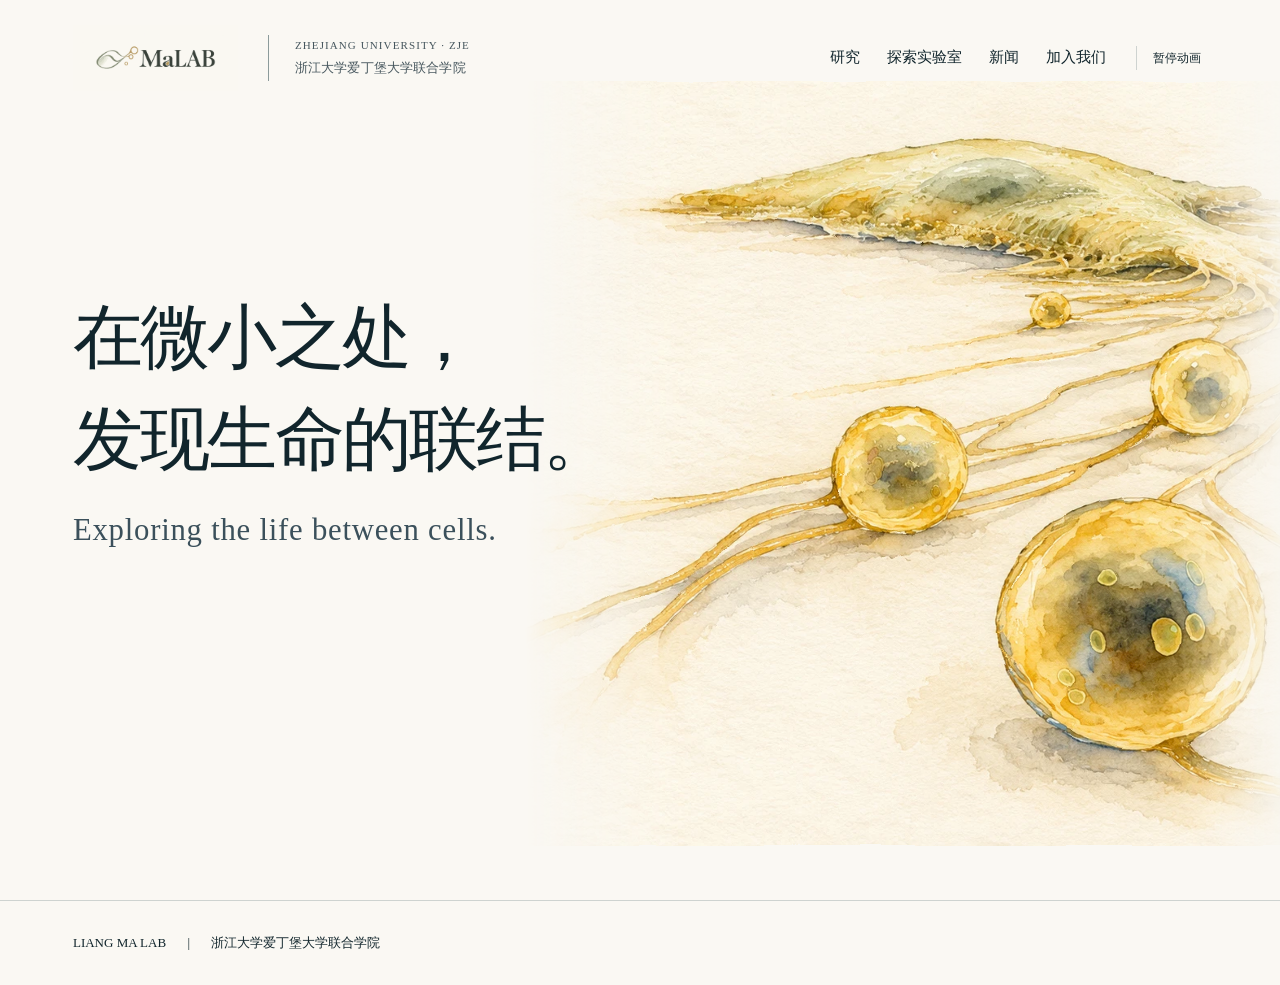
<file: index.html>
<!doctype html>
<html lang="zh-CN" class="" data-static="true"><head><meta charset="utf-8"><meta name="viewport" content="width=device-width,initial-scale=1"><meta name="theme-color" content="#faf8f3"><meta name="description" content="浙江大学爱丁堡大学联合学院马亮实验室。研究迁移体、外泌体与细胞间通讯。"><title>LIANG MA LAB · 马亮实验室</title><link rel="icon" href="data:image/svg+xml,%3Csvg xmlns='http://www.w3.org/2000/svg' viewBox='0 0 40 40'%3E%3Crect width='40' height='40' rx='20' fill='%23385150'/%3E%3Ctext x='9' y='29' font-size='27' fill='%23faf8f3' font-family='serif'%3EM%3C/text%3E%3C/svg%3E"><link rel="stylesheet" href="site.css"><script src="site.js" defer=""></script></head><body>
<svg class="filter-def" aria-hidden="true"><defs><filter id="water"><feTurbulence type="fractalNoise" baseFrequency=".008 .012" numOctaves="2" seed="6" result="noise"><animate attributeName="baseFrequency" values=".008 .012;.011 .009;.008 .012" dur="18s" repeatCount="indefinite"></animate></feTurbulence><feDisplacementMap in="SourceGraphic" in2="noise" scale="7" xChannelSelector="R" yChannelSelector="G"></feDisplacementMap></filter></defs></svg>
<header class="header"><a class="brand" href="#home" aria-label="马亮实验室首页"><img id="lab-logo" alt="马亮实验室 Logo" src="assets/53c786baf9b1db32c975.webp" decoding="async"><b hidden="">LIANG MA LAB</b><span hidden="">马 亮 实 验 室</span></a><div class="affiliation">ZHEJIANG UNIVERSITY · ZJE<br><span>浙江大学爱丁堡大学联合学院</span></div><nav aria-label="主导航"><a href="research.html">研究</a><a href="lab.html">探索实验室</a><a href="news.html">新闻</a><a href="join.html">加入我们</a></nav><button id="motion" aria-pressed="false" title="暂停水彩动画">暂停动画</button></header>
<main>
<section class="hero scene" id="home" aria-labelledby="hero-title"><div class="art hero-art custom" aria-hidden="true" style=""><div class="art-inner" style="background-image: url(&quot;assets/56bfc75cbd5f23817415.webp&quot;);"></div></div><div class="hero-copy"><span class="eyebrow">LIANG MA LAB / ZJE</span><h1 id="hero-title" data-field="headline">在微小之处，
发现生命的联结。</h1><p class="english" data-field="tagline">Exploring the life between cells.</p></div></section>
</main><footer><span>LIANG MA LAB <i>|</i> 浙江大学爱丁堡大学联合学院</span></footer>



</body></html>
</file>
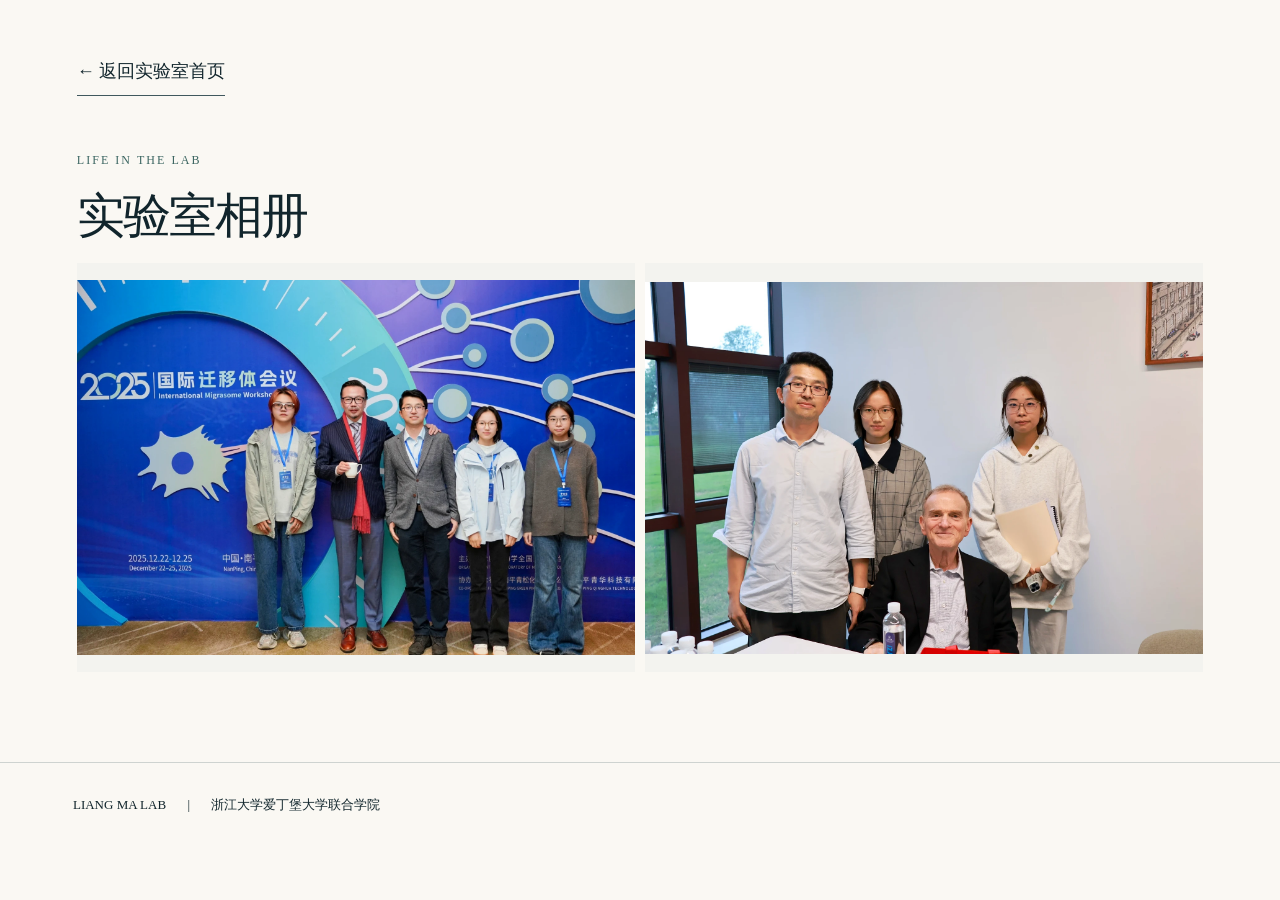
<file: album.html>
<!doctype html>
<html lang="zh-CN" class="" data-static="true"><head><meta charset="utf-8"><meta name="viewport" content="width=device-width,initial-scale=1"><meta name="theme-color" content="#faf8f3"><meta name="description" content="浙江大学爱丁堡大学联合学院马亮实验室。研究迁移体、外泌体与细胞间通讯。"><title>实验室相册 · LIANG MA LAB</title><link rel="icon" href="data:image/svg+xml,%3Csvg xmlns='http://www.w3.org/2000/svg' viewBox='0 0 40 40'%3E%3Crect width='40' height='40' rx='20' fill='%23385150'/%3E%3Ctext x='9' y='29' font-size='27' fill='%23faf8f3' font-family='serif'%3EM%3C/text%3E%3C/svg%3E"><link rel="stylesheet" href="site.css"><script src="site.js" defer=""></script></head><body class="subpage">
<svg class="filter-def" aria-hidden="true"><defs><filter id="water"><feTurbulence type="fractalNoise" baseFrequency=".008 .012" numOctaves="2" seed="6" result="noise"><animate attributeName="baseFrequency" values=".008 .012;.011 .009;.008 .012" dur="18s" repeatCount="indefinite"></animate></feTurbulence><feDisplacementMap in="SourceGraphic" in2="noise" scale="7" xChannelSelector="R" yChannelSelector="G"></feDisplacementMap></filter></defs></svg>

<main class="subpage-content" id="subpage"><a class="text-link" href="index.html">← 返回实验室首页</a><p class="eyebrow">LIFE IN THE LAB</p><h1>实验室相册</h1><div class="album-grid"><button class="album-photo" type="button" aria-label="查看相册照片 1 大图"><img src="assets/b1fb17831550faf08cd5.webp" alt="实验室相册 1" loading="lazy" decoding="async"></button><button class="album-photo" type="button" aria-label="查看相册照片 2 大图"><img src="assets/b1a89b390fd8093ea234.webp" alt="实验室相册 2" loading="lazy" decoding="async"></button></div></main><footer><span>LIANG MA LAB <i>|</i> 浙江大学爱丁堡大学联合学院</span></footer>



</body></html>
</file>
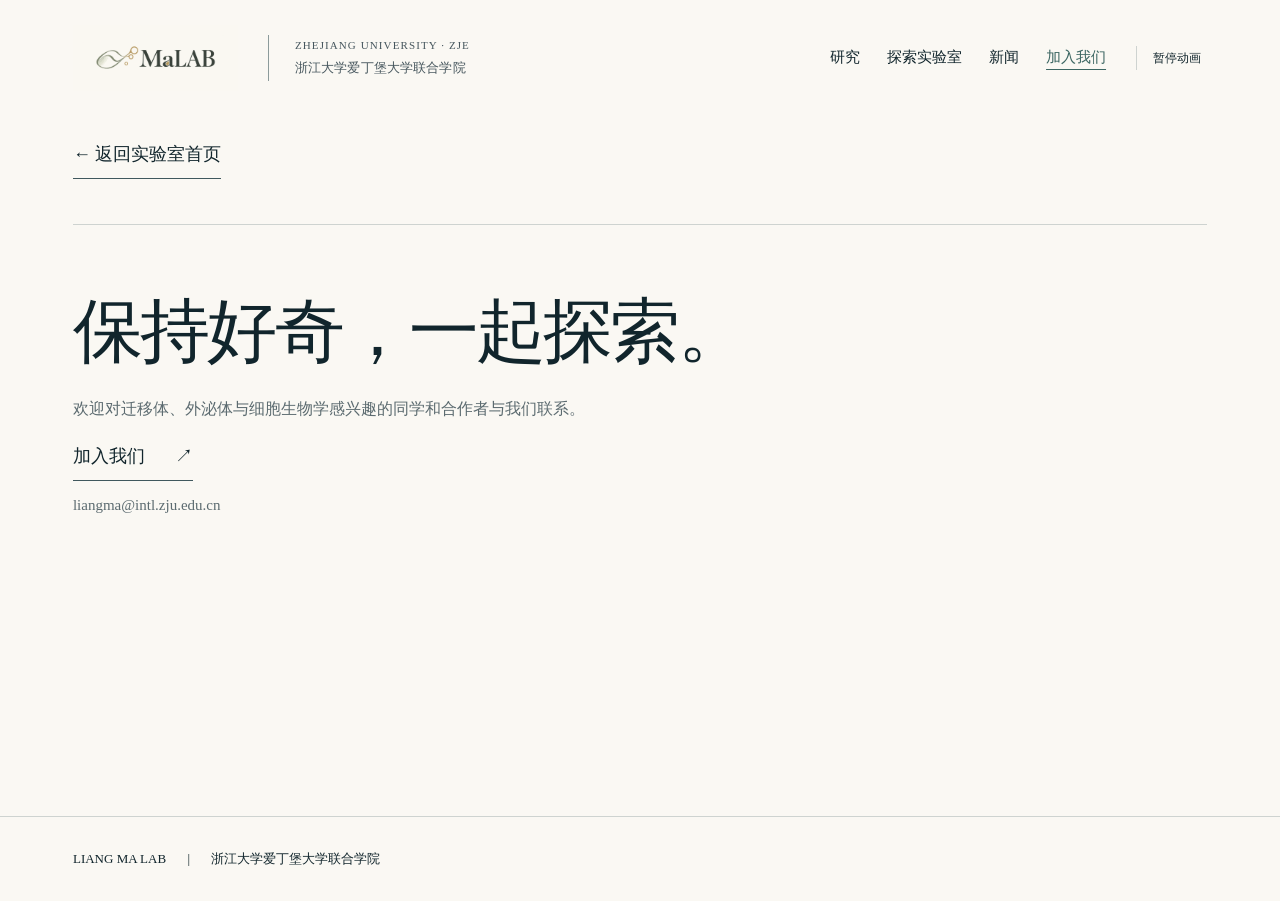
<file: join.html>
<!doctype html>
<html lang="zh-CN" class="" data-static="true"><head><meta charset="utf-8"><meta name="viewport" content="width=device-width,initial-scale=1"><meta name="theme-color" content="#faf8f3"><meta name="description" content="浙江大学爱丁堡大学联合学院马亮实验室。研究迁移体、外泌体与细胞间通讯。"><title>加入我们 · LIANG MA LAB</title><link rel="icon" href="data:image/svg+xml,%3Csvg xmlns='http://www.w3.org/2000/svg' viewBox='0 0 40 40'%3E%3Crect width='40' height='40' rx='20' fill='%23385150'/%3E%3Ctext x='9' y='29' font-size='27' fill='%23faf8f3' font-family='serif'%3EM%3C/text%3E%3C/svg%3E"><link rel="stylesheet" href="site.css"><script src="site.js" defer=""></script></head><body class="topic-page">
<svg class="filter-def" aria-hidden="true"><defs><filter id="water"><feTurbulence type="fractalNoise" baseFrequency=".008 .012" numOctaves="2" seed="6" result="noise"><animate attributeName="baseFrequency" values=".008 .012;.011 .009;.008 .012" dur="18s" repeatCount="indefinite"></animate></feTurbulence><feDisplacementMap in="SourceGraphic" in2="noise" scale="7" xChannelSelector="R" yChannelSelector="G"></feDisplacementMap></filter></defs></svg>
<header class="header"><a class="brand" href="index.html" aria-label="马亮实验室首页"><img id="lab-logo" alt="马亮实验室 Logo" src="assets/53c786baf9b1db32c975.webp" decoding="async"><b hidden="">LIANG MA LAB</b><span hidden="">马 亮 实 验 室</span></a><div class="affiliation">ZHEJIANG UNIVERSITY · ZJE<br><span>浙江大学爱丁堡大学联合学院</span></div><nav aria-label="主导航"><a href="research.html">研究</a><a href="lab.html">探索实验室</a><a href="news.html">新闻</a><a href="join.html" aria-current="page">加入我们</a></nav><button id="motion" aria-pressed="false" title="暂停水彩动画">暂停动画</button></header>
<main><a class="text-link topic-back" href="index.html">← 返回实验室首页</a><section class="scene join-section"><div class="join reveal visible" id="join"><h1 data-field="joinTitle">保持好奇，一起探索。</h1><p data-field="joinText">欢迎对迁移体、外泌体与细胞生物学感兴趣的同学和合作者与我们联系。</p><a class="text-link" id="email" href="mailto:liangma%40intl.zju.edu.cn">加入我们 <span>↗</span></a><p class="email-address">liangma@intl.zju.edu.cn</p></div></section></main><footer><span>LIANG MA LAB <i>|</i> 浙江大学爱丁堡大学联合学院</span></footer>
</body></html>
</file>
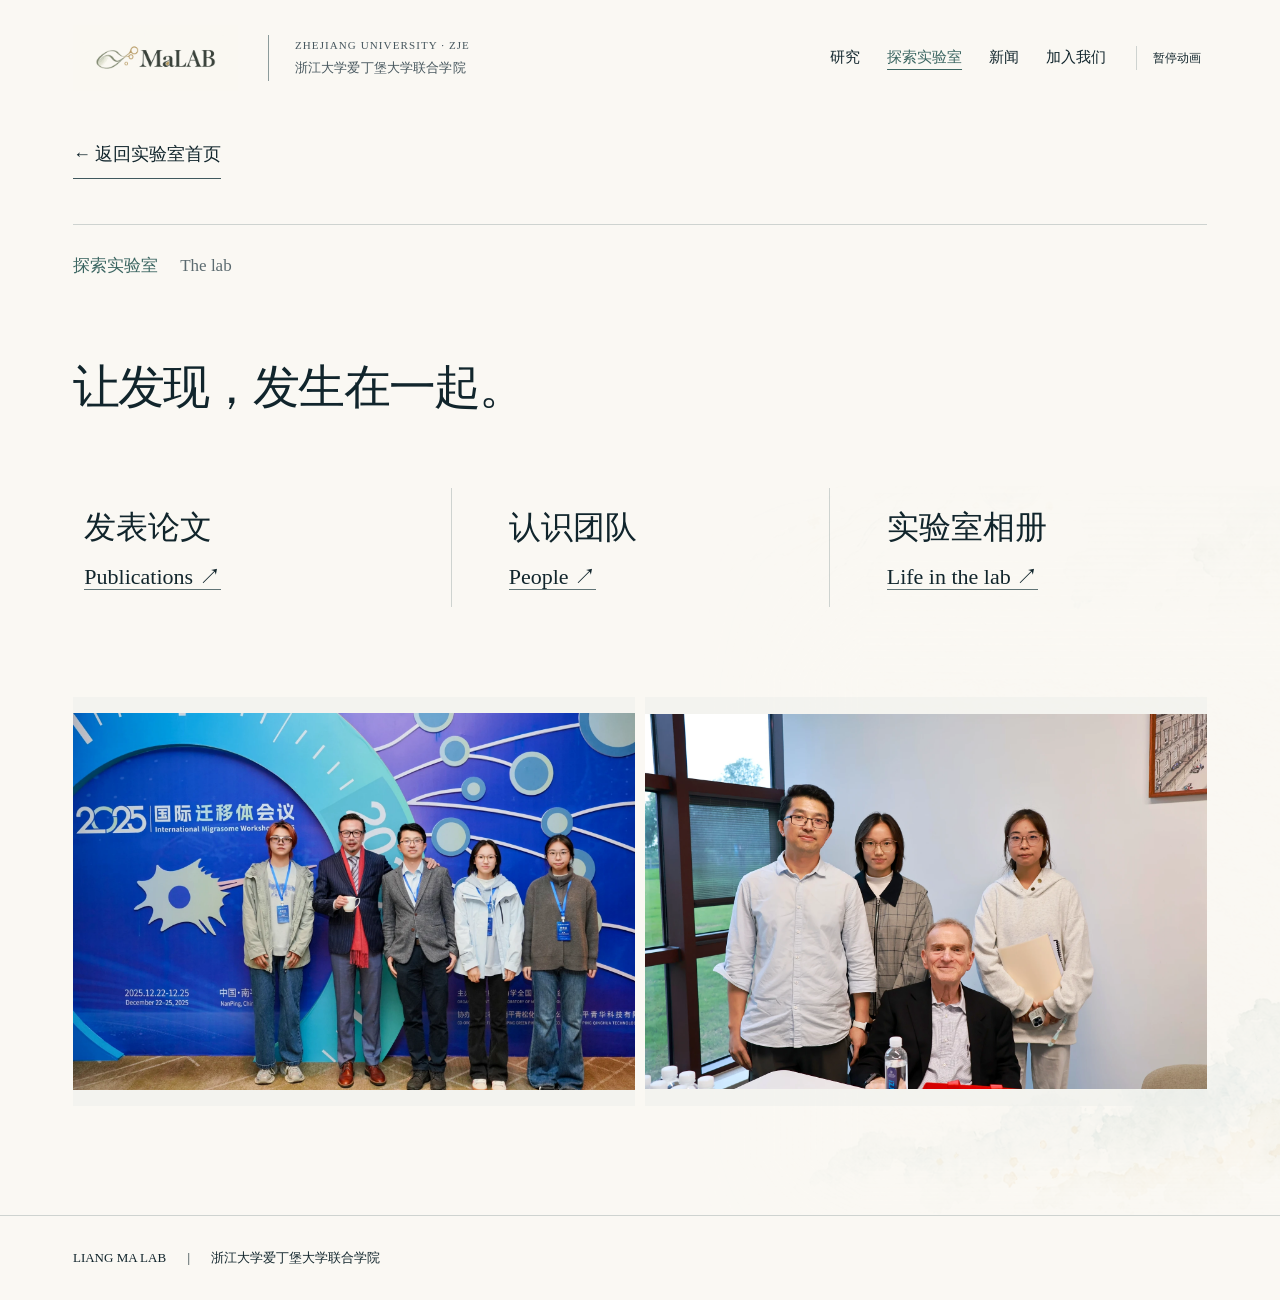
<file: lab.html>
<!doctype html>
<html lang="zh-CN" class="" data-static="true"><head><meta charset="utf-8"><meta name="viewport" content="width=device-width,initial-scale=1"><meta name="theme-color" content="#faf8f3"><meta name="description" content="浙江大学爱丁堡大学联合学院马亮实验室。研究迁移体、外泌体与细胞间通讯。"><title>探索实验室 · LIANG MA LAB</title><link rel="icon" href="data:image/svg+xml,%3Csvg xmlns='http://www.w3.org/2000/svg' viewBox='0 0 40 40'%3E%3Crect width='40' height='40' rx='20' fill='%23385150'/%3E%3Ctext x='9' y='29' font-size='27' fill='%23faf8f3' font-family='serif'%3EM%3C/text%3E%3C/svg%3E"><link rel="stylesheet" href="site.css"><script src="site.js" defer=""></script></head><body class="topic-page">
<svg class="filter-def" aria-hidden="true"><defs><filter id="water"><feTurbulence type="fractalNoise" baseFrequency=".008 .012" numOctaves="2" seed="6" result="noise"><animate attributeName="baseFrequency" values=".008 .012;.011 .009;.008 .012" dur="18s" repeatCount="indefinite"></animate></feTurbulence><feDisplacementMap in="SourceGraphic" in2="noise" scale="7" xChannelSelector="R" yChannelSelector="G"></feDisplacementMap></filter></defs></svg>
<header class="header"><a class="brand" href="index.html" aria-label="马亮实验室首页"><img id="lab-logo" alt="马亮实验室 Logo" src="assets/53c786baf9b1db32c975.webp" decoding="async"><b hidden="">LIANG MA LAB</b><span hidden="">马 亮 实 验 室</span></a><div class="affiliation">ZHEJIANG UNIVERSITY · ZJE<br><span>浙江大学爱丁堡大学联合学院</span></div><nav aria-label="主导航"><a href="research.html">研究</a><a href="lab.html" aria-current="page">探索实验室</a><a href="news.html">新闻</a><a href="join.html">加入我们</a></nav><button id="motion" aria-pressed="false" title="暂停水彩动画">暂停动画</button></header>
<main><a class="text-link topic-back" href="index.html">← 返回实验室首页</a><section class="lab scene" id="lab" aria-labelledby="lab-title"><div class="wash" aria-hidden="true"></div><div class="section-label reveal visible">探索实验室 <span>The lab</span></div><h1 class="section-title reveal visible" id="lab-title" data-field="labTitle">让发现，发生在一起。</h1><div class="lab-links reveal visible"><a class="lab-link" href="publications.html"><span>发表论文</span><span>Publications ↗</span></a><a class="lab-link" href="members.html"><span>认识团队</span><span>People ↗</span></a><a class="lab-link" href="album.html"><span>实验室相册</span><span>Life in the lab ↗</span></a></div><div id="gallery" class="gallery"><button class="album-photo" type="button" aria-label="查看相册照片 1 大图"><img src="assets/b1fb17831550faf08cd5.webp" alt="实验室相册 1" loading="lazy" decoding="async"></button><button class="album-photo" type="button" aria-label="查看相册照片 2 大图"><img src="assets/b1a89b390fd8093ea234.webp" alt="实验室相册 2" loading="lazy" decoding="async"></button></div></section></main><footer><span>LIANG MA LAB <i>|</i> 浙江大学爱丁堡大学联合学院</span></footer>
</body></html>
</file>
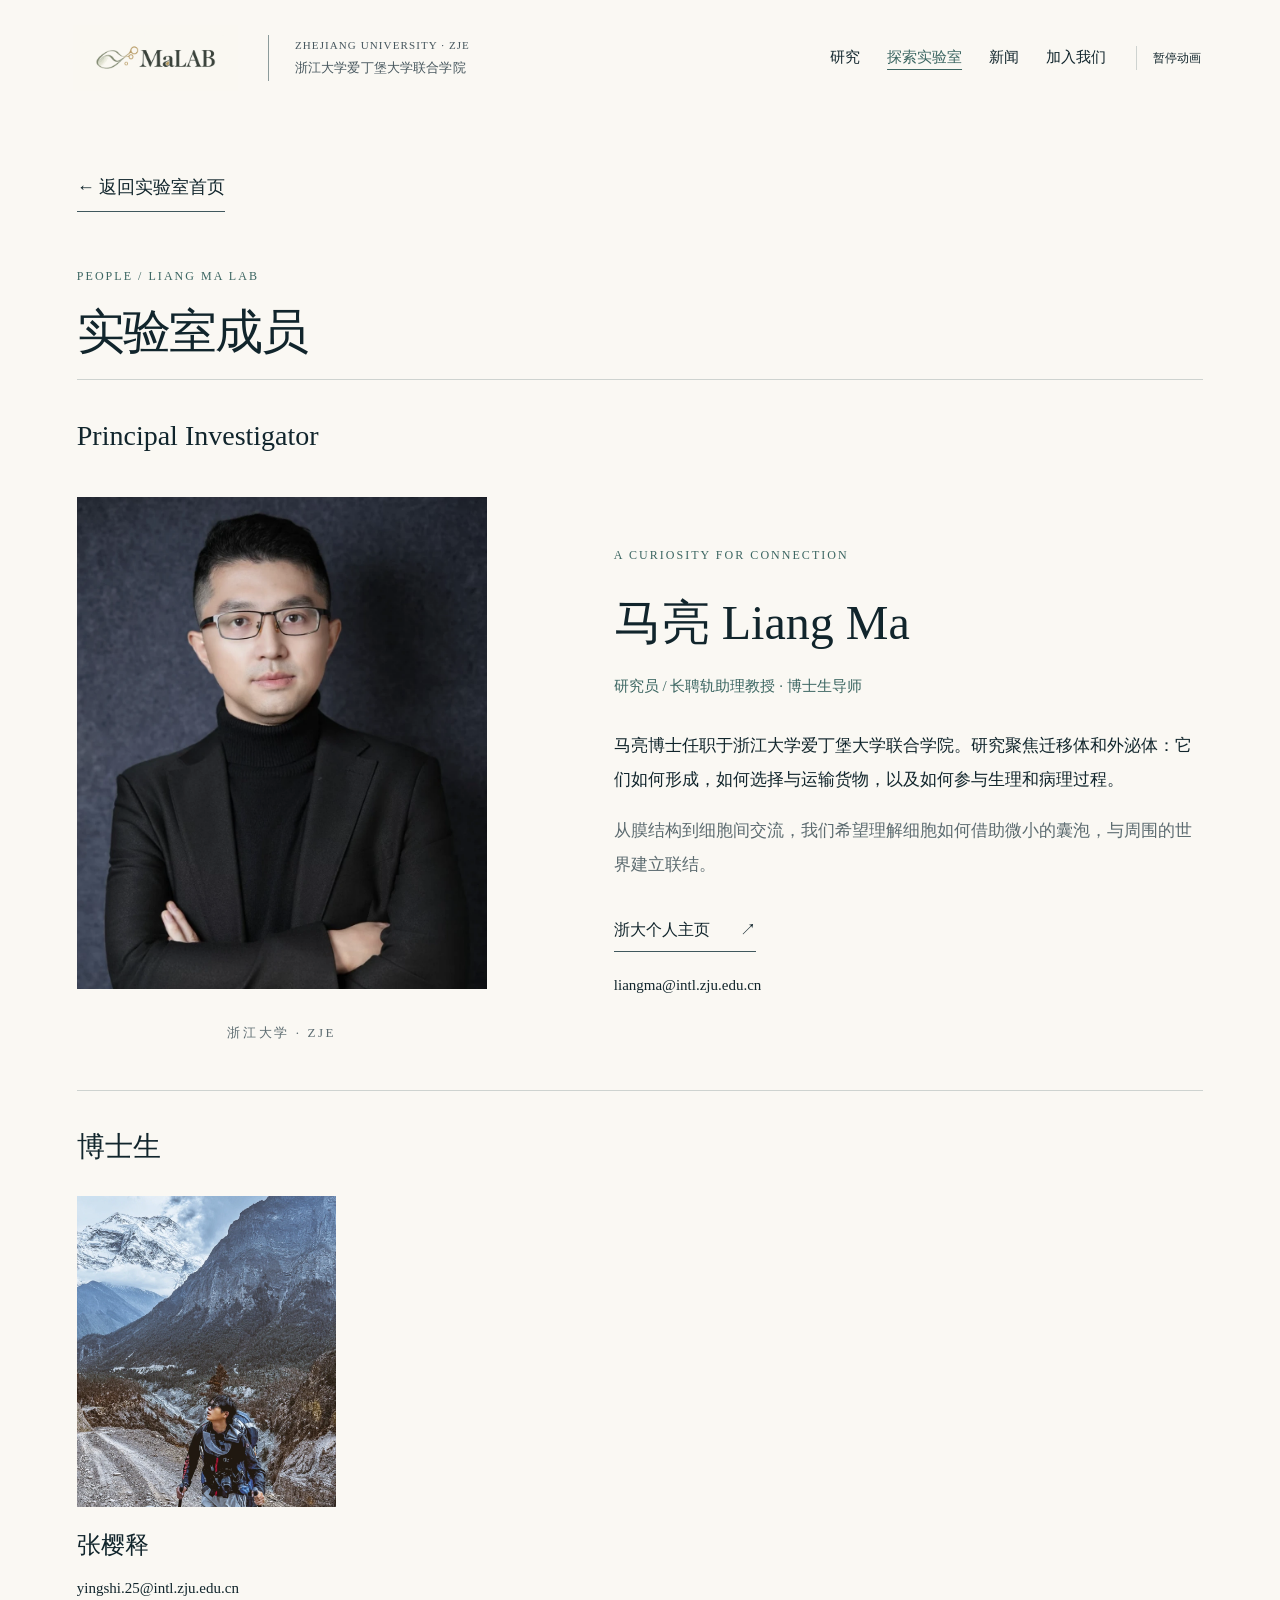
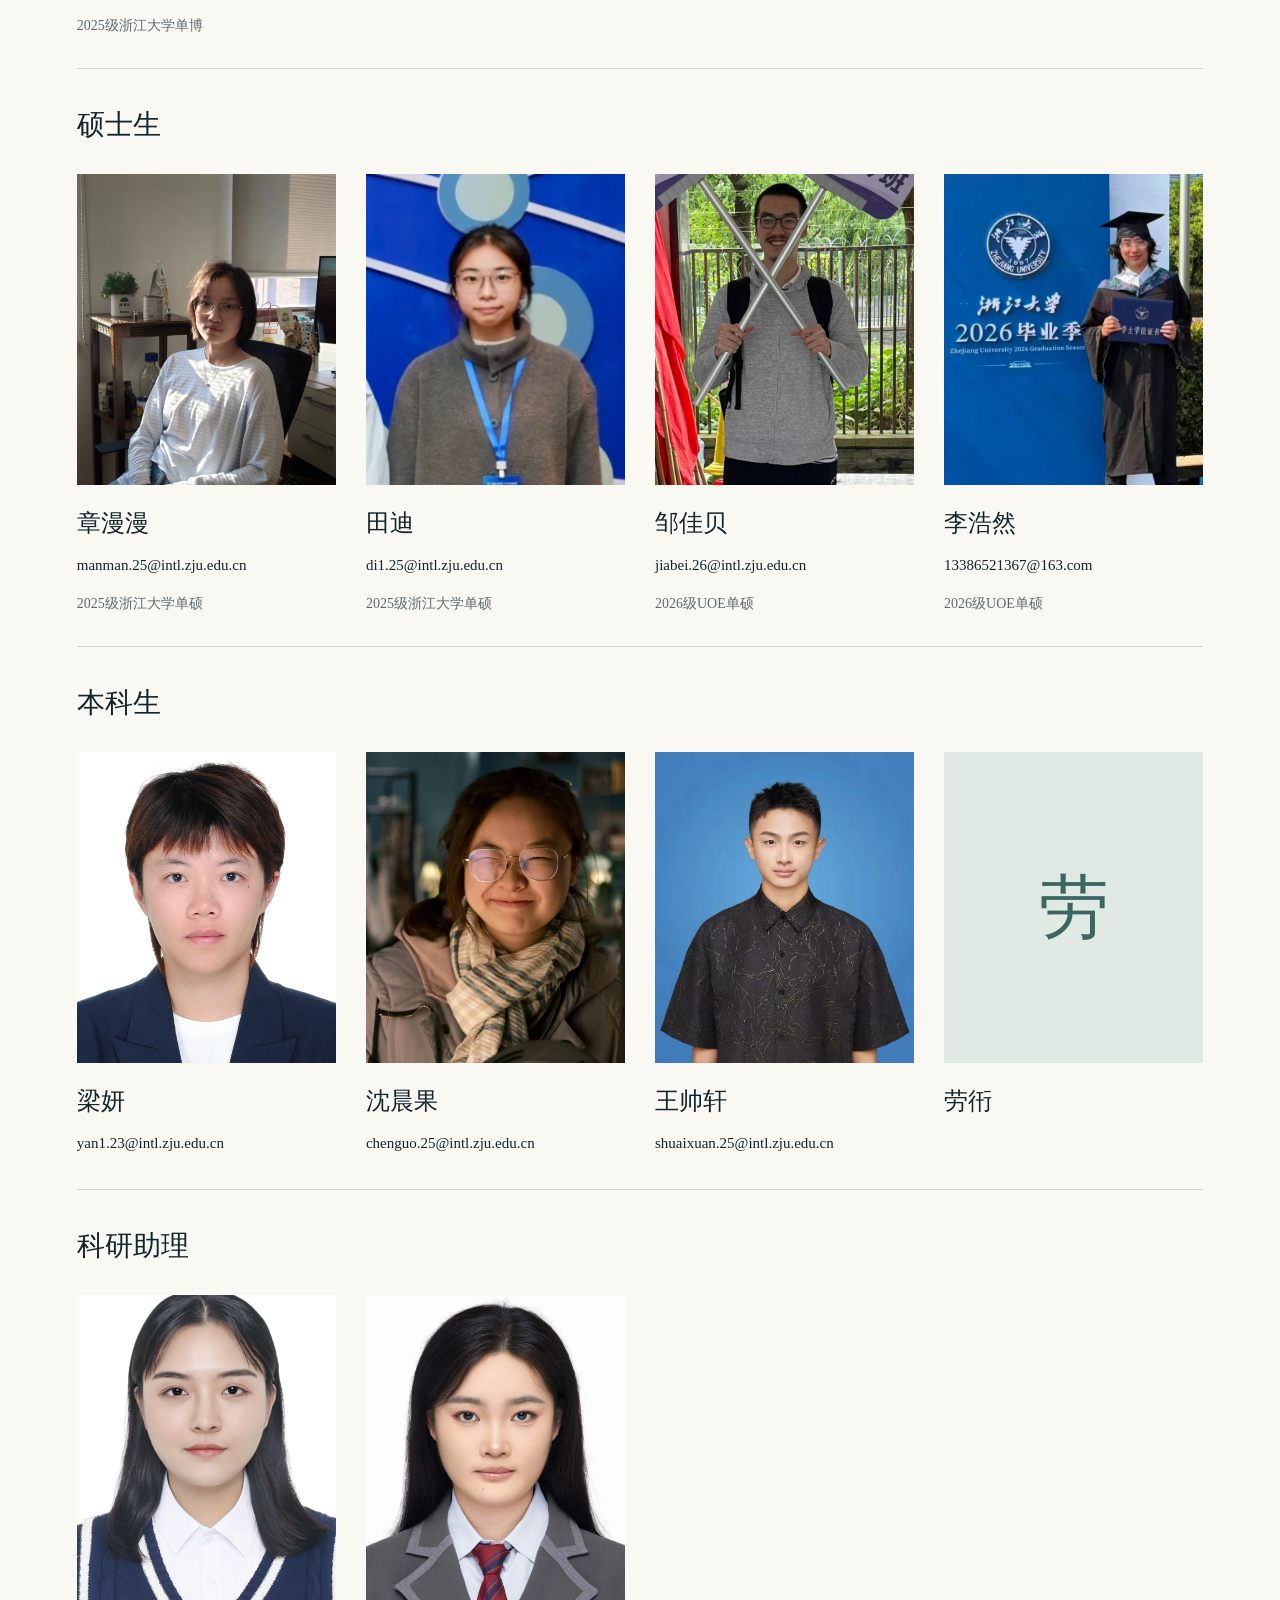
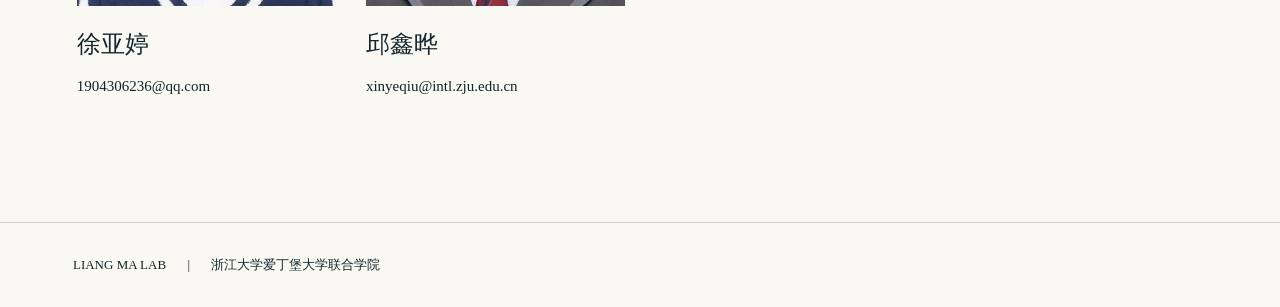
<file: members.html>
<!doctype html>
<html lang="zh-CN" class="" data-static="true"><head><meta charset="utf-8"><meta name="viewport" content="width=device-width,initial-scale=1"><meta name="theme-color" content="#faf8f3"><meta name="description" content="浙江大学爱丁堡大学联合学院马亮实验室。研究迁移体、外泌体与细胞间通讯。"><title>实验室成员 · LIANG MA LAB</title><link rel="icon" href="data:image/svg+xml,%3Csvg xmlns='http://www.w3.org/2000/svg' viewBox='0 0 40 40'%3E%3Crect width='40' height='40' rx='20' fill='%23385150'/%3E%3Ctext x='9' y='29' font-size='27' fill='%23faf8f3' font-family='serif'%3EM%3C/text%3E%3C/svg%3E"><link rel="stylesheet" href="site.css"><script src="site.js" defer=""></script></head><body class="topic-page team-page">
<svg class="filter-def" aria-hidden="true"><defs><filter id="water"><feTurbulence type="fractalNoise" baseFrequency=".008 .012" numOctaves="2" seed="6" result="noise"><animate attributeName="baseFrequency" values=".008 .012;.011 .009;.008 .012" dur="18s" repeatCount="indefinite"></animate></feTurbulence><feDisplacementMap in="SourceGraphic" in2="noise" scale="7" xChannelSelector="R" yChannelSelector="G"></feDisplacementMap></filter></defs></svg>

<header class="header"><a class="brand" href="index.html" aria-label="马亮实验室首页"><img id="lab-logo" alt="马亮实验室 Logo" src="assets/53c786baf9b1db32c975.webp" decoding="async"><b hidden="">LIANG MA LAB</b><span hidden="">马 亮 实 验 室</span></a><div class="affiliation">ZHEJIANG UNIVERSITY · ZJE<br><span>浙江大学爱丁堡大学联合学院</span></div><nav aria-label="主导航"><a href="research.html">研究</a><a href="lab.html" aria-current="page">探索实验室</a><a href="news.html">新闻</a><a href="join.html">加入我们</a></nav><button id="motion" aria-pressed="false" title="暂停水彩动画">暂停动画</button></header>
<main class="subpage-content" id="subpage"><a class="text-link" href="index.html">← 返回实验室首页</a><p class="eyebrow">PEOPLE / LIANG MA LAB</p><h1>实验室成员</h1><section class="member-section"><h2>Principal Investigator</h2><div class="profile-grid pi-profile"><div class="portrait-wrap reveal visible"><div id="portrait-fallback" hidden=""><span>LIANG<br>MA</span><small>Principal Investigator</small></div><img id="portrait" alt="马亮" src="assets/31d24169beefac11193d.webp" decoding="async"><span class="portrait-caption">浙江大学 · ZJE</span></div><div class="profile-copy reveal visible"><p class="eyebrow">A CURIOSITY FOR CONNECTION</p><h3 id="about-title">马亮 Liang Ma</h3><p class="role">研究员 / 长聘轨助理教授 · 博士生导师</p><p>马亮博士任职于浙江大学爱丁堡大学联合学院。研究聚焦迁移体和外泌体：它们如何形成，如何选择与运输货物，以及如何参与生理和病理过程。</p><p class="profile-note">从膜结构到细胞间交流，我们希望理解细胞如何借助微小的囊泡，与周围的世界建立联结。</p><a class="text-link" href="https://person.zju.edu.cn/LiangMa" target="_blank" rel="noopener">浙大个人主页 <span>↗</span></a><a href="mailto:liangma%40intl.zju.edu.cn">liangma@intl.zju.edu.cn</a></div></div></section><section class="member-section"><h2>博士生</h2><div class="member-grid"><article class="member-card"><img src="assets/aaf7ae37b493321f1950.webp" alt="张樱释" loading="lazy" decoding="async"><h3>张樱释</h3><a href="mailto:yingshi.25%40intl.zju.edu.cn">yingshi.25@intl.zju.edu.cn</a><p class="member-note">2025级浙江大学单博</p></article></div></section><section class="member-section"><h2>硕士生</h2><div class="member-grid"><article class="member-card"><img src="assets/04bb477131c28c978863.webp" alt="章漫漫" loading="lazy" decoding="async"><h3>章漫漫</h3><a href="mailto:manman.25%40intl.zju.edu.cn">manman.25@intl.zju.edu.cn</a><p class="member-note">2025级浙江大学单硕</p></article><article class="member-card"><img src="assets/89c2b02df76f4e6e89c2.webp" alt="田迪" loading="lazy" decoding="async"><h3>田迪</h3><a href="mailto:di1.25%40intl.zju.edu.cn">di1.25@intl.zju.edu.cn</a><p class="member-note">2025级浙江大学单硕</p></article><article class="member-card"><img src="assets/30512ac4f3a7b6dae73f.webp" alt="邹佳贝" loading="lazy" decoding="async"><h3>邹佳贝</h3><a href="mailto:jiabei.26%40intl.zju.edu.cn">jiabei.26@intl.zju.edu.cn</a><p class="member-note">2026级UOE单硕</p></article><article class="member-card"><img src="assets/2371c609301eb51cf1cc.webp" alt="李浩然" loading="lazy" decoding="async"><h3>李浩然</h3><a href="mailto:13386521367%40163.com">13386521367@163.com</a><p class="member-note">2026级UOE单硕</p></article></div></section><section class="member-section"><h2>本科生</h2><div class="member-grid"><article class="member-card"><img src="assets/d984b12264cf0de9c47d.webp" alt="梁妍" loading="lazy" decoding="async"><h3>梁妍</h3><a href="mailto:yan1.23%40intl.zju.edu.cn">yan1.23@intl.zju.edu.cn</a></article><article class="member-card"><img src="assets/ce798da48e8db1f60d17.webp" alt="沈晨果" loading="lazy" decoding="async"><h3>沈晨果</h3><a href="mailto:chenguo.25%40intl.zju.edu.cn">chenguo.25@intl.zju.edu.cn</a></article><article class="member-card"><img src="assets/4b3198b8b2229119038c.webp" alt="王帅轩" loading="lazy" decoding="async"><h3>王帅轩</h3><a href="mailto:shuaixuan.25%40intl.zju.edu.cn">shuaixuan.25@intl.zju.edu.cn</a></article><article class="member-card"><div class="member-placeholder">劳</div><h3>劳衎</h3></article></div></section><section class="member-section"><h2>科研助理</h2><div class="member-grid"><article class="member-card"><img src="assets/a2b068dfdfc0a6ae569b.webp" alt="徐亚婷" loading="lazy" decoding="async"><h3>徐亚婷</h3><a href="mailto:1904306236%40qq.com">1904306236@qq.com</a></article><article class="member-card"><img src="assets/30d9b8593cc488e036a4.webp" alt="邱鑫晔" loading="lazy" decoding="async"><h3>邱鑫晔</h3><a href="mailto:xinyeqiu%40intl.zju.edu.cn">xinyeqiu@intl.zju.edu.cn</a></article></div></section></main><footer><span>LIANG MA LAB <i>|</i> 浙江大学爱丁堡大学联合学院</span></footer>



</body></html>
</file>
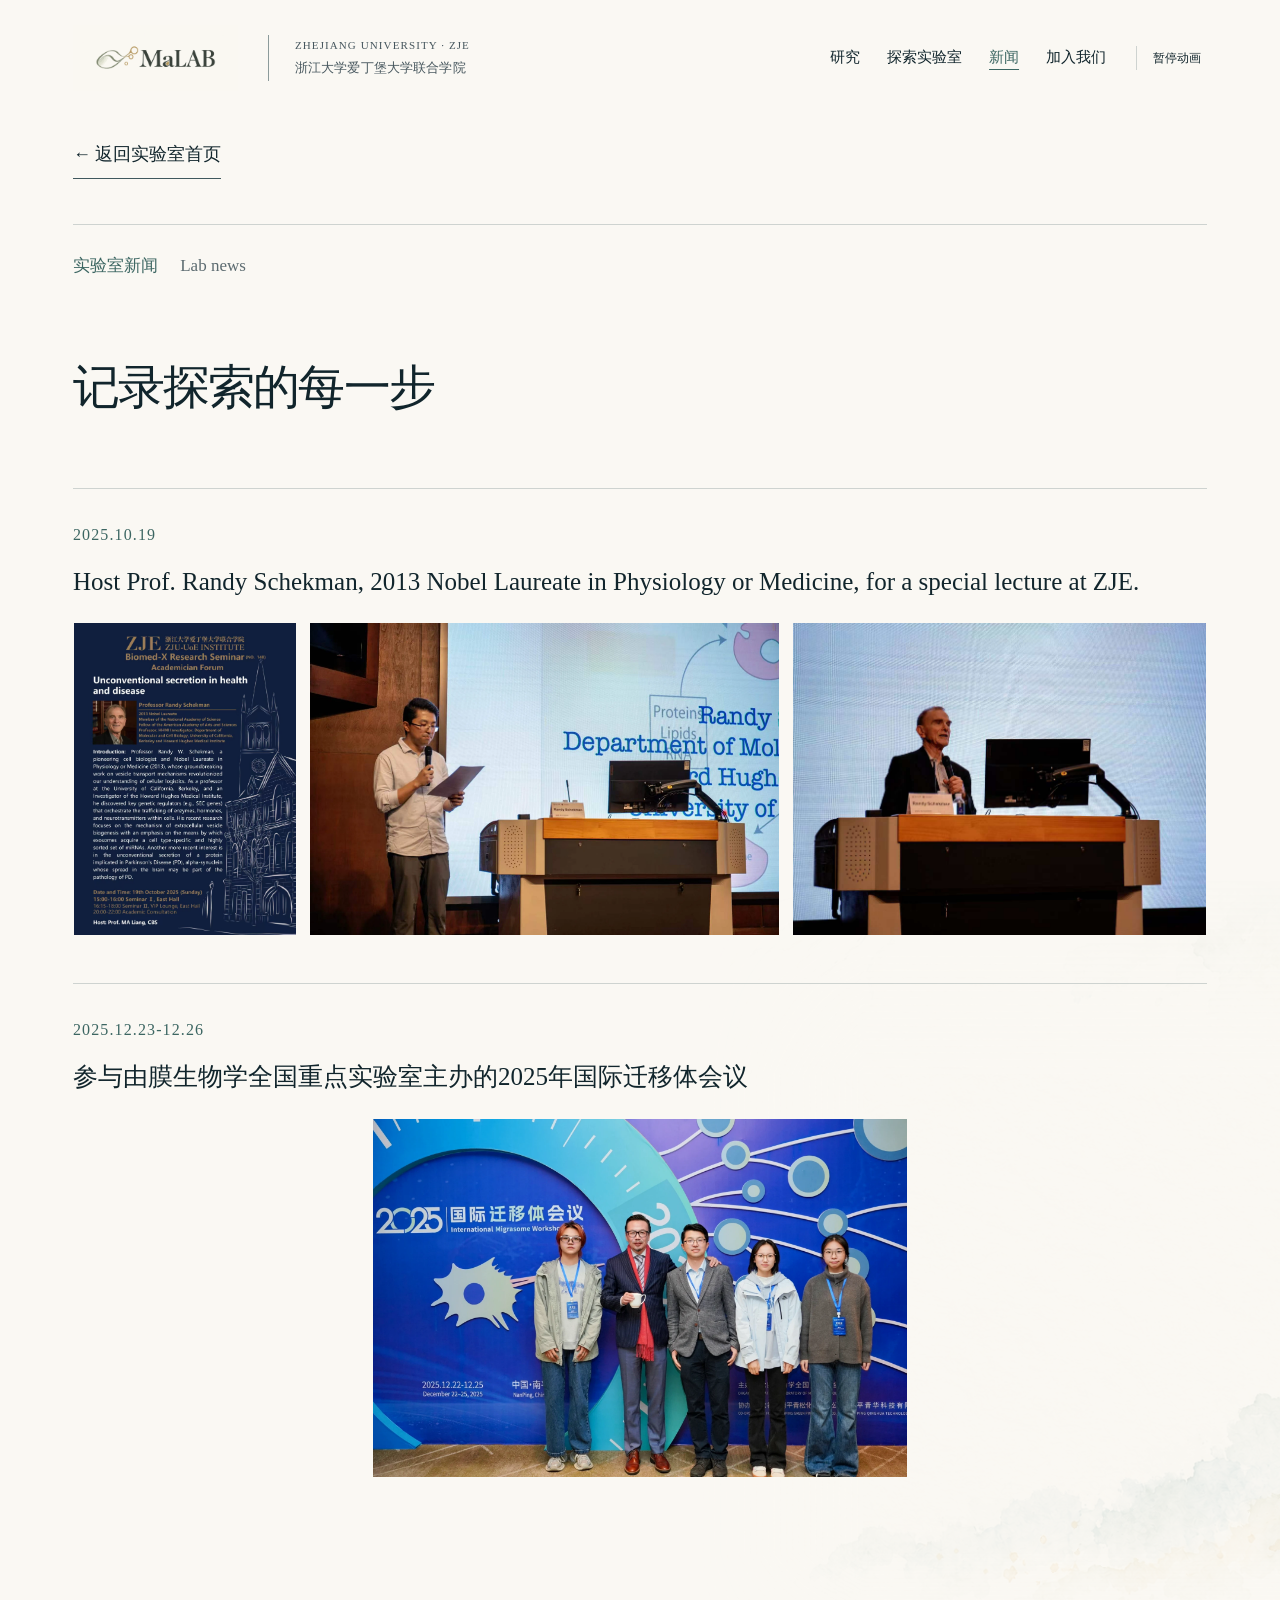
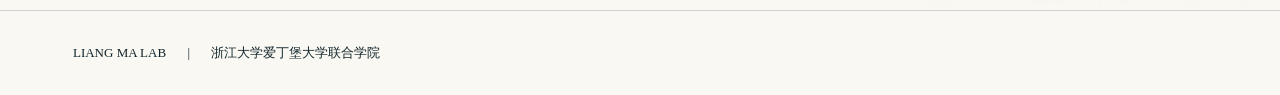
<file: news.html>
<!doctype html>
<html lang="zh-CN" class="" data-static="true"><head><meta charset="utf-8"><meta name="viewport" content="width=device-width,initial-scale=1"><meta name="theme-color" content="#faf8f3"><meta name="description" content="浙江大学爱丁堡大学联合学院马亮实验室。研究迁移体、外泌体与细胞间通讯。"><title>新闻 · LIANG MA LAB</title><link rel="icon" href="data:image/svg+xml,%3Csvg xmlns='http://www.w3.org/2000/svg' viewBox='0 0 40 40'%3E%3Crect width='40' height='40' rx='20' fill='%23385150'/%3E%3Ctext x='9' y='29' font-size='27' fill='%23faf8f3' font-family='serif'%3EM%3C/text%3E%3C/svg%3E"><link rel="stylesheet" href="site.css"><script src="site.js" defer=""></script></head><body class="topic-page">
<svg class="filter-def" aria-hidden="true"><defs><filter id="water"><feTurbulence type="fractalNoise" baseFrequency=".008 .012" numOctaves="2" seed="6" result="noise"><animate attributeName="baseFrequency" values=".008 .012;.011 .009;.008 .012" dur="18s" repeatCount="indefinite"></animate></feTurbulence><feDisplacementMap in="SourceGraphic" in2="noise" scale="7" xChannelSelector="R" yChannelSelector="G"></feDisplacementMap></filter></defs></svg>
<header class="header"><a class="brand" href="index.html" aria-label="马亮实验室首页"><img id="lab-logo" alt="马亮实验室 Logo" src="assets/53c786baf9b1db32c975.webp" decoding="async"><b hidden="">LIANG MA LAB</b><span hidden="">马 亮 实 验 室</span></a><div class="affiliation">ZHEJIANG UNIVERSITY · ZJE<br><span>浙江大学爱丁堡大学联合学院</span></div><nav aria-label="主导航"><a href="research.html">研究</a><a href="lab.html">探索实验室</a><a href="news.html" aria-current="page">新闻</a><a href="join.html">加入我们</a></nav><button id="motion" aria-pressed="false" title="暂停水彩动画">暂停动画</button></header>
<main><a class="text-link topic-back" href="index.html">← 返回实验室首页</a><section class="news scene" id="news" aria-labelledby="news-title"><div class="wash" aria-hidden="true"></div><div class="section-label reveal visible">实验室新闻 <span>Lab news</span></div><h1 class="section-title reveal visible" id="news-title">记录探索的每一步</h1><div id="news-list" class="news-list"><article class="news-row"><time>2025.10.19</time><div><h3>Host Prof. Randy Schekman, 2013 Nobel Laureate in Physiology or Medicine, for a special lecture at ZJE.</h3><p></p><div class="news-pictures news-triptych"><img src="assets/schekman-2025-poster.jpg" alt="Randy Schekman 讲座海报" loading="lazy" decoding="async"><img src="assets/d6a41378c8f3067e2b3d.webp" alt="2025.10.19 Host Prof. Randy Schekman, 2013 Nobel Laureate in Physiology or Medicine, for a special lecture at ZJE." loading="lazy" decoding="async"><img src="assets/schekman-2025-lecture.jpg" alt="Randy Schekman 讲座现场" loading="lazy" decoding="async"></div></div></article><article class="news-row"><time>2025.12.23-12.26</time><div><h3>参与由膜生物学全国重点实验室主办的2025年国际迁移体会议</h3><p></p><div class="news-pictures"><img src="assets/b1fb17831550faf08cd5.webp" alt="2025.12.23-12.26  参与由膜生物学全国重点实验室主办的2025年国际迁移体会议" loading="lazy" decoding="async"></div></div></article></div><p id="news-empty" class="news-empty" hidden="">实验室动态将在这里更新。</p></section></main><footer><span>LIANG MA LAB <i>|</i> 浙江大学爱丁堡大学联合学院</span></footer>
</body></html>
</file>
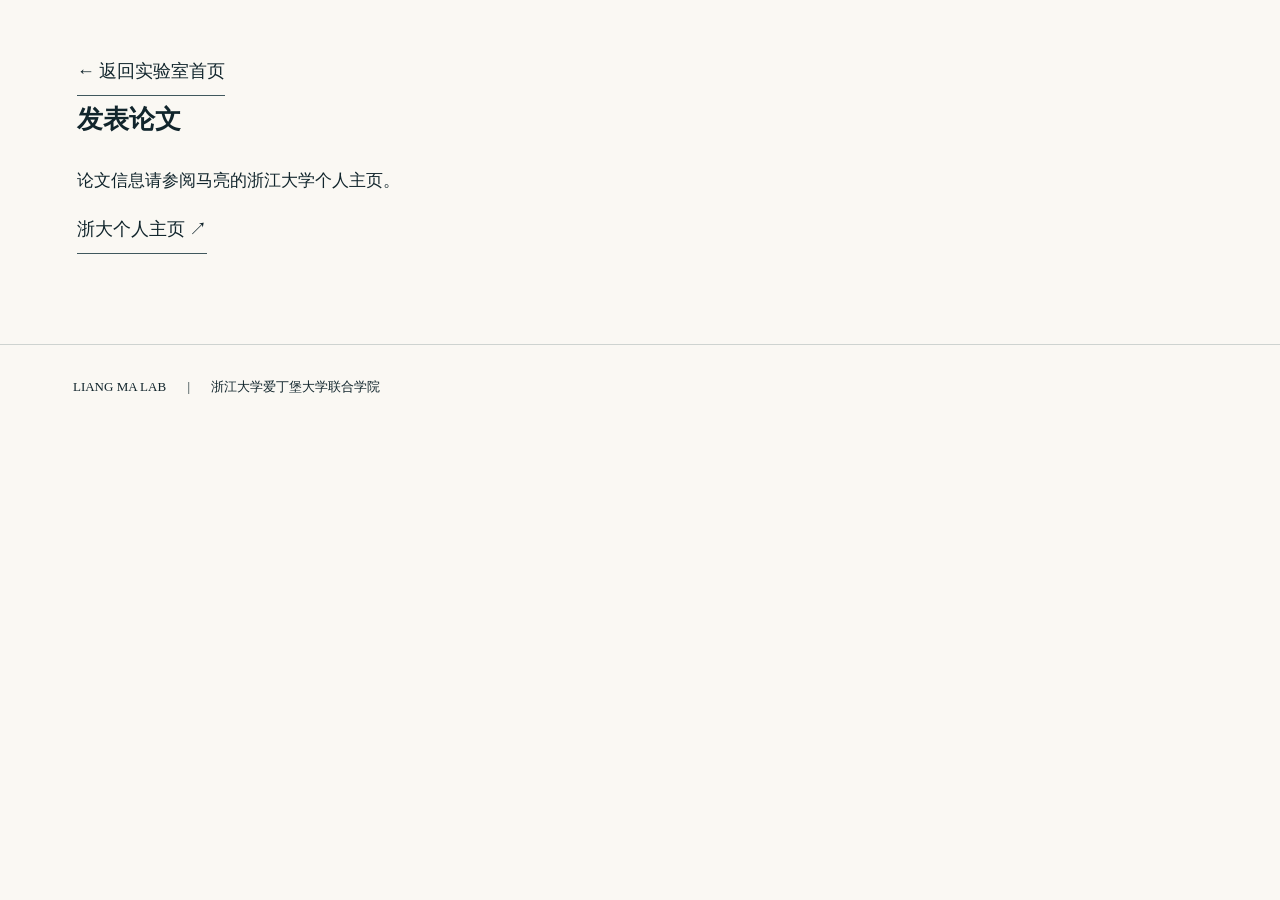
<file: publications.html>
<!doctype html>
<html lang="zh-CN" class="" data-static="true"><head><meta charset="utf-8"><meta name="viewport" content="width=device-width,initial-scale=1"><meta name="theme-color" content="#faf8f3"><meta name="description" content="浙江大学爱丁堡大学联合学院马亮实验室。研究迁移体、外泌体与细胞间通讯。"><title>发表论文 · LIANG MA LAB</title><link rel="icon" href="data:image/svg+xml,%3Csvg xmlns='http://www.w3.org/2000/svg' viewBox='0 0 40 40'%3E%3Crect width='40' height='40' rx='20' fill='%23385150'/%3E%3Ctext x='9' y='29' font-size='27' fill='%23faf8f3' font-family='serif'%3EM%3C/text%3E%3C/svg%3E"><link rel="stylesheet" href="site.css"><script src="site.js" defer=""></script></head><body class="subpage">
<svg class="filter-def" aria-hidden="true"><defs><filter id="water"><feTurbulence type="fractalNoise" baseFrequency=".008 .012" numOctaves="2" seed="6" result="noise"><animate attributeName="baseFrequency" values=".008 .012;.011 .009;.008 .012" dur="18s" repeatCount="indefinite"></animate></feTurbulence><feDisplacementMap in="SourceGraphic" in2="noise" scale="7" xChannelSelector="R" yChannelSelector="G"></feDisplacementMap></filter></defs></svg>

<main id="subpage" class="subpage-content"><a href="index.html" class="text-link">← 返回实验室首页</a><h2>发表论文</h2><p>论文信息请参阅马亮的浙江大学个人主页。</p><a class="text-link" href="https://person.zju.edu.cn/LiangMa" target="_blank" rel="noopener">浙大个人主页 ↗</a></main><footer><span>LIANG MA LAB <i>|</i> 浙江大学爱丁堡大学联合学院</span></footer>



</body></html>
</file>
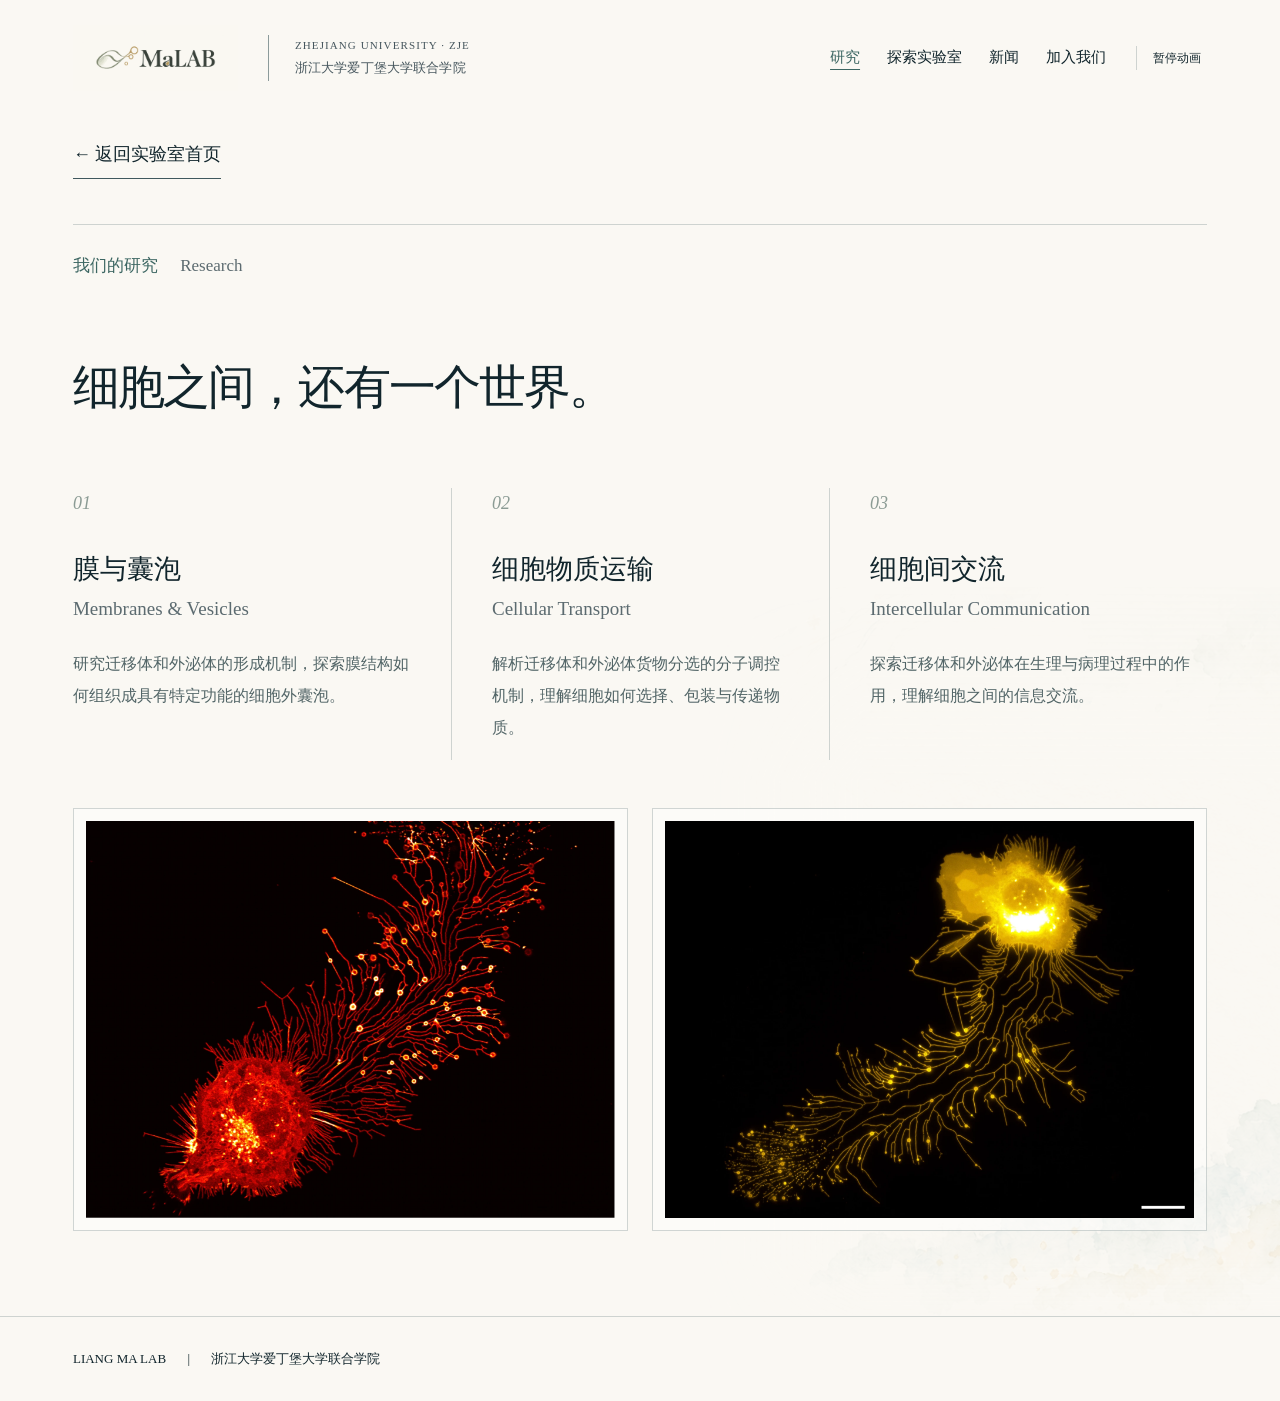
<file: research.html>
<!doctype html>
<html lang="zh-CN" class="" data-static="true"><head><meta charset="utf-8"><meta name="viewport" content="width=device-width,initial-scale=1"><meta name="theme-color" content="#faf8f3"><meta name="description" content="浙江大学爱丁堡大学联合学院马亮实验室。研究迁移体、外泌体与细胞间通讯。"><title>研究 · LIANG MA LAB</title><link rel="icon" href="data:image/svg+xml,%3Csvg xmlns='http://www.w3.org/2000/svg' viewBox='0 0 40 40'%3E%3Crect width='40' height='40' rx='20' fill='%23385150'/%3E%3Ctext x='9' y='29' font-size='27' fill='%23faf8f3' font-family='serif'%3EM%3C/text%3E%3C/svg%3E"><link rel="stylesheet" href="site.css"><script src="site.js" defer=""></script></head><body class="topic-page">
<svg class="filter-def" aria-hidden="true"><defs><filter id="water"><feTurbulence type="fractalNoise" baseFrequency=".008 .012" numOctaves="2" seed="6" result="noise"><animate attributeName="baseFrequency" values=".008 .012;.011 .009;.008 .012" dur="18s" repeatCount="indefinite"></animate></feTurbulence><feDisplacementMap in="SourceGraphic" in2="noise" scale="7" xChannelSelector="R" yChannelSelector="G"></feDisplacementMap></filter></defs></svg>
<header class="header"><a class="brand" href="index.html" aria-label="马亮实验室首页"><img id="lab-logo" alt="马亮实验室 Logo" src="assets/53c786baf9b1db32c975.webp" decoding="async"><b hidden="">LIANG MA LAB</b><span hidden="">马 亮 实 验 室</span></a><div class="affiliation">ZHEJIANG UNIVERSITY · ZJE<br><span>浙江大学爱丁堡大学联合学院</span></div><nav aria-label="主导航"><a href="research.html" aria-current="page">研究</a><a href="lab.html">探索实验室</a><a href="news.html">新闻</a><a href="join.html">加入我们</a></nav><button id="motion" aria-pressed="false" title="暂停水彩动画">暂停动画</button></header>
<main><a class="text-link topic-back" href="index.html">← 返回实验室首页</a><section class="research scene" id="research" aria-labelledby="research-title"><div class="wash" aria-hidden="true"></div><div class="section-label reveal visible">我们的研究 <span>Research</span></div><h1 class="section-title reveal visible" id="research-title" data-field="researchTitle">细胞之间，还有一个世界。</h1><div class="research-list"><article class="reveal visible"><span class="index">01</span><h3 data-field="r1title">膜与囊泡</h3><span class="english-small">Membranes &amp; Vesicles</span><p data-field="r1">研究迁移体和外泌体的形成机制，探索膜结构如何组织成具有特定功能的细胞外囊泡。</p></article><article class="reveal visible"><span class="index">02</span><h3 data-field="r2title">细胞物质运输</h3><span class="english-small">Cellular Transport</span><p data-field="r2">解析迁移体和外泌体货物分选的分子调控机制，理解细胞如何选择、包装与传递物质。</p></article><article class="reveal visible"><span class="index">03</span><h3 data-field="r3title">细胞间交流</h3><span class="english-small">Intercellular Communication</span><p data-field="r3">探索迁移体和外泌体在生理与病理过程中的作用，理解细胞之间的信息交流。</p></article></div><div class="research-gallery" id="research-gallery" aria-label="研究配图" data-count="2"><figure><img src="assets/5145fc5f4455458b21e6.webp" alt="研究配图 1" loading="lazy" decoding="async"></figure><figure><img src="assets/6606a9da96696c3462ab.webp" alt="研究配图 2" loading="lazy" decoding="async"></figure></div></section></main><footer><span>LIANG MA LAB <i>|</i> 浙江大学爱丁堡大学联合学院</span></footer>
</body></html>
</file>
<file: site.css>
:root{--paper:#faf8f3;--ink:#11252c;--teal:#3c6662;--muted:#5c6b70;--line:#8c9b9b66;--serif:'Noto Serif SC','Songti SC',SimSun,Georgia,serif}*{box-sizing:border-box}html{scroll-behavior:smooth;scroll-padding-top:105px}body{margin:0;background:var(--paper);color:var(--ink);font-family:var(--serif);font-size:17px;line-height:1.85}button,input,textarea{font:inherit}button,a,input{ -webkit-tap-highlight-color:transparent}a{color:inherit;text-decoration:none}button{color:inherit;cursor:pointer}button:disabled{cursor:wait;opacity:.5}a:focus-visible,button:focus-visible,input:focus-visible,textarea:focus-visible{outline:2px solid var(--teal);outline-offset:5px}button{border:0;background:none}button:hover,a:hover{color:var(--teal)}[hidden]{display:none!important}.filter-def{position:absolute;width:0;height:0;overflow:hidden}.header{height:116px;padding:0 5.7%;display:flex;align-items:center;gap:30px;position:absolute;inset:0 0 auto;z-index:5}.brand{line-height:1.6;white-space:nowrap}.brand b{font-family:Georgia,serif;font-size:21px;letter-spacing:.19em;font-weight:500}.brand>span{display:block;font-size:14px;letter-spacing:.22em}.affiliation{font:11px/1.9 Georgia,serif;letter-spacing:.1em;border-left:1px solid #8c9b9b;padding-left:26px;color:#46565d}.affiliation span{font:13px/1.9 var(--serif);letter-spacing:.01em}.header nav{display:flex;gap:27px;margin-left:auto;white-space:nowrap;font-size:15px}#motion{font-size:12px;white-space:nowrap;border-left:1px solid var(--line);padding-left:16px}.scene{position:relative;isolation:isolate;overflow:hidden;padding:95px 5.7%;min-height:95svh}.hero{min-height:100svh;display:flex;align-items:center;padding-top:150px;padding-bottom:140px}.hero-copy{position:relative;z-index:2;max-width:70%;}.eyebrow{font:12px/1.5 Georgia,serif;letter-spacing:.17em;color:var(--teal)}.hero-copy>.eyebrow{display:none}h1,h2,h3,p{margin-top:0}h1{font-size:clamp(38px,5.5vw,84px);font-weight:400;line-height:1.45;letter-spacing:-.04em;margin-bottom:12px;white-space:pre-line}.english{font-family:Georgia,serif;font-size:clamp(20px,2.4vw,32px);letter-spacing:.025em;color:#3b505b;margin-bottom:66px}.text-link{display:inline-flex;align-items:center;gap:30px;padding-bottom:7px;border-bottom:1px solid #40585d;font-weight:500;font-size:18px}.text-link span{font-family:Arial,sans-serif;transition:transform .3s}.text-link:hover span{transform:translate(3px,-3px)}.art{position:absolute;pointer-events:none;z-index:-1}.hero-art{width:51vw;height:calc(51vw * 1.38);right:-1vw;top:12vh;max-height:95vh;overflow:hidden;mask-image:linear-gradient(to right,transparent,#000 13%),linear-gradient(to bottom,#000 80%,transparent);mask-composite:intersect;transform:translate3d(0,var(--parallax,0px),0)}.art-inner{height:100%;width:100%;background-image:url('assets/ce2086a6a18c210bc575.png');background-repeat:no-repeat;background-size:218.4% auto;background-position:right 7%;filter:url('#water');animation:breathe 16s ease-in-out infinite;transform-origin:80% 50%;mix-blend-mode:multiply}.hero-art.custom .art-inner{background-size:cover;background-position:center}.hero-art.custom{mask-image:linear-gradient(to right,transparent,#000 20%,#000 85%,transparent);height:85vh;top:9vh;width:60vw}.scroll{position:absolute;bottom:35px;left:5.7%;right:5.7%;display:flex;align-items:center;gap:24px;font-size:12px;letter-spacing:.13em;color:var(--muted)}.scroll-line{height:1px;background:var(--line);flex:1}.section-label{border-top:1px solid var(--line);padding-top:25px;color:var(--teal);font-size:17px;margin-bottom:70px}.section-label span{color:var(--muted);padding-left:18px;font-family:Georgia,serif}.profile-grid{display:grid;grid-template-columns:.85fr 1.15fr;gap:9%;align-items:center;max-width:1250px;margin:auto}.portrait-wrap{max-width:410px;position:relative}.portrait-wrap>img{width:100%;max-height:490px;object-fit:cover;filter:saturate(.75);border-radius:0}.portrait-caption{display:block;text-align:center;letter-spacing:.2em;font-size:13px;margin-top:22px;color:var(--muted)}#portrait-fallback{height:410px;display:flex;flex-direction:column;align-items:center;justify-content:center;background:#dbe6e244;border:1px solid var(--line);border-radius:0}#portrait-fallback>span{font:74px/1.12 Georgia,serif;letter-spacing:.12em;color:#416762}#portrait-fallback small{font:14px Georgia,serif;letter-spacing:.09em;margin-top:25px;color:var(--muted)}.profile-copy h2{font-size:48px;font-weight:400;margin-bottom:12px}.profile-copy h2 em{font:italic 30px Georgia,serif;display:inline-block;margin-left:20px;color:var(--muted)}.profile-copy p{font-size:17px;line-height:2}.profile-copy .role{font-size:15px;color:var(--teal);margin-bottom:28px}.profile-note{color:var(--muted)}.profile-copy .eyebrow{font-size:12px;margin-bottom:20px}.profile-copy .text-link{margin-top:16px;font-size:16px}.wash{position:absolute;z-index:-1;inset:-20% -10%;pointer-events:none;background:url('assets/ce2086a6a18c210bc575.png') no-repeat right bottom;background-size:75% auto;opacity:.11;mask-image:linear-gradient(120deg,transparent 45%,#000 90%);filter:url('#water');animation:wash 22s ease-in-out infinite;transform:translateY(var(--wash-y,0px))}.about .wash{transform:rotate(180deg);opacity:.19}.section-title{font-size:clamp(30px,3.7vw,54px);font-weight:400;line-height:1.5;margin-bottom:65px}.research-list{display:grid;grid-template-columns:repeat(3,1fr);gap:0}.research-list article{padding:0 40px;border-left:1px solid var(--line)}.research-list article:first-child{padding-left:0;border-left:0}.research-list article:last-child{padding-right:0}.index{font:italic 18px Georgia,serif;color:#8b9b94}.research-list h3{font-size:27px;font-weight:400;margin:26px 0 3px}.english-small{font:19px Georgia,serif;color:var(--muted);display:block;margin-bottom:28px}.research-list p{font-size:16px;line-height:2;color:#526567}.research-image{max-width:100%;max-height:450px;object-fit:contain;display:block;margin:40px auto 0}.lab{min-height:100svh}.lab-links{display:grid;grid-template-columns:1fr 1fr;margin-bottom:90px}.lab-link{padding:10px 3%;text-align:left}.lab-link+ .lab-link{border-left:1px solid var(--line);padding-left:15%}.lab-link span:first-child{display:block;font-size:32px}.lab-link span:last-child{font:22px/1.8 Georgia,serif;border-bottom:1px solid #607476}.join{padding-top:55px;border-top:1px solid var(--line);max-width:100%;}.join h2{font-size:36px;font-weight:400;margin-bottom:20px}.join p{font-size:16px;max-width:600px;color:var(--muted)}.join .email-address{font:15px Georgia,serif;margin-top:16px}.gallery{display:grid;grid-template-columns:repeat(3,1fr);gap:20px;margin:40px 0}.gallery img{display:block;width:100%;height:240px;object-fit:contain;object-position:center}footer{padding:30px 5.7%;display:flex;justify-content:space-between;border-top:1px solid var(--line);font-size:13px;gap:20px}footer i{font-style:normal;padding:0 18px}footer button{font-size:14px}.reveal{transition:opacity 1.1s ease,transform 1.1s ease,filter 1.1s ease}.js-motion .reveal:not(.visible){opacity:0;transform:translateY(35px);filter:blur(5px)}.research-list article:nth-child(2){transition-delay:.12s}.research-list article:nth-child(3){transition-delay:.24s}.paused *{animation-play-state:paused!important}.paused .art-inner,.paused .wash{filter:none}.paused .reveal{transition:none;opacity:1!important;transform:none!important;filter:none!important}@keyframes breathe{0%,100%{transform:scale(1) rotate(-.35deg)}50%{transform:scale(1.025) translate(-7px,6px) rotate(.4deg)}}@keyframes wash{0%,100%{opacity:.1}50%{opacity:.2}}dialog{border:1px solid var(--line);background:var(--paper);color:var(--ink);max-width:850px;width:calc(100% - 30px);max-height:88svh;padding:40px;box-shadow:0 25px 100px #213d3d22}dialog::backdrop{background:#18333555;backdrop-filter:blur(6px)}dialog h2{font-size:30px;font-weight:400}dialog p{font-size:16px}.close{font:30px/1 Arial;float:right;min-width:44px;min-height:44px}.editor-heading{display:flex;justify-content:space-between;gap:20px}.editor-heading h2{margin:8px 0}.editor-help{color:var(--muted);font-size:14px}.editor-actions{display:flex;flex-wrap:wrap;gap:10px;position:sticky;bottom:-40px;background:var(--paper);padding:20px 0}.editor-actions button,.button{border:1px solid var(--line);padding:7px 15px;font-size:14px;cursor:pointer}.primary{background:var(--teal);color:white}.primary:hover{color:white;background:#244e4a}fieldset{border:1px solid var(--line);margin:20px 0;padding:20px}legend{color:var(--teal)}label{display:block;font-size:14px;margin:12px 0}input:not([type=file]),textarea{display:block;width:100%;border:1px solid #bcc9c3;background:#fff9;padding:10px;color:var(--ink);font:16px/1.7 Arial,sans-serif}textarea{resize:vertical}input[type=file]{display:block;width:100%;font-size:14px;margin:10px 0}fieldset label button{font-size:13px;text-decoration:underline;color:var(--muted)}#editor-status{min-height:28px;font-size:14px;color:var(--teal)}#toast{position:fixed;bottom:25px;left:50%;transform:translateX(-50%);z-index:20;background:#254b48;color:white;padding:12px 22px;font:15px/1.5 sans-serif;opacity:0;pointer-events:none;transition:opacity .3s}#toast.show{opacity:1}.entry{padding:18px 0;border-bottom:1px solid var(--line)}.entry strong{display:block;font-size:20px;font-weight:500}.entry span{font-size:15px;color:var(--muted)}
@media(min-width:1500px){.hero-copy{margin-top:20px}.hero-art{right:0;top:6vh}}@media(max-width:900px){.affiliation{display:none}.header{gap:20px}.header nav{gap:17px}.hero-art{width:65vw;height:90vw;right:-11vw;top:20vh;opacity:.8}.hero-copy{max-width:85%}.profile-grid{gap:6%}.profile-copy h2{font-size:36px}.profile-copy h2 em{font-size:25px;margin-left:10px}.research-list article{padding:0 22px}.research-list h3{font-size:23px}.english-small{font-size:16px}}@media(max-width:600px){body{font-size:16px}.header{height:105px;padding:20px 6%;align-items:flex-start;flex-wrap:wrap;gap:5px 15px}.brand b{font-size:17px}.brand>span{font-size:12px}.header nav{order:3;width:100%;justify-content:flex-end;margin-top:3px;gap:20px;font-size:14px}#motion{margin-left:auto;margin-top:7px}.hero{padding:130px 6% 100px;align-items:flex-start;min-height:100svh}.hero-copy{padding-top:10vh;max-width:100%}h1{font-size:clamp(32px,8.4vw,46px);line-height:1.55}.english{font-size:19px;margin-bottom:30px}.hero-art{top:37vh;width:84vw;height:115vw;right:-28vw;opacity:.65}.hero-art.custom{top:32vh;right:-20%;width:100%;height:70vh}.hero-copy .text-link{font-size:16px}.scroll{left:6%;right:6%;font-size:11px}.scene:not(.hero){padding:65px 6%;min-height:auto}.section-label{font-size:15px;margin-bottom:45px}.section-label span{display:block;padding:0;font-size:15px}.profile-grid{grid-template-columns:1fr;gap:40px}.portrait-wrap{width:60%;margin:auto}#portrait-fallback{height:260px}#portrait-fallback>span{font-size:55px}.profile-copy h2{font-size:38px}.profile-copy p{font-size:16px}.section-title{font-size:30px;margin-bottom:40px}.research-list{grid-template-columns:1fr}.research-list article,.research-list article:first-child,.research-list article:last-child{border-left:0;border-top:1px solid var(--line);padding:30px 0 10px}.research-list h3{margin-top:12px;font-size:26px}.english-small{font-size:18px;margin-bottom:18px}.lab-links{margin-bottom:60px;gap:14px}.lab-link span:first-child{font-size:25px}.lab-link span:last-child{font-size:18px}.lab-link+ .lab-link{padding-left:15px}.join h2{font-size:29px}.gallery{grid-template-columns:1fr 1fr}.gallery img{height:180px}footer{flex-direction:column;padding:28px 6%;font-size:12px}footer button{align-self:flex-start;padding:0}dialog{padding:23px}.editor-actions{bottom:-23px}.editor-heading h2{font-size:25px}}@media(prefers-reduced-motion:reduce){html{scroll-behavior:auto}*,*::before,*::after{animation:none!important;transition:none!important}.art-inner,.wash{filter:none}.js-motion .reveal{opacity:1!important;transform:none!important;filter:none!important}}
.wash{inset:auto -8vw -5vw auto;width:54vw;height:70vw;max-height:800px;background-size:218.4% auto;background-position:right 7%;mask-image:linear-gradient(to right,transparent,#000 40%),linear-gradient(to bottom,transparent,#000 15%,#000 65%,transparent 90%);mask-composite:intersect}.about .wash{inset:8% auto auto -8vw;transform:rotate(180deg);opacity:.15}@media(max-width:600px){.wash{width:90vw;height:115vw;right:-25vw}.about .wash{left:-30vw}}
.hero-art:not(.custom) .art-inner{background-position:right -8.67vw}.wash{background-position:right -9.18vw}@media(max-width:900px){.hero-art:not(.custom) .art-inner{background-position:right -11.05vw}}@media(max-width:600px){.hero-art:not(.custom) .art-inner{background-position:right -14.28vw}.wash{background-position:right -15.3vw}}
.hero-art:not(.custom) .art-inner{background-position:right -8.67vw}.wash{background-position:right bottom;background-size:140% auto;mask-image:linear-gradient(to right,transparent,#000 25%),linear-gradient(to bottom,transparent,#000 25%,#000 85%,transparent);mask-composite:intersect}.about .wash{transform:rotate(180deg);opacity:.22}@media(max-width:900px){.hero-art:not(.custom) .art-inner{background-position:right -11.05vw}}@media(max-width:600px){.hero-art:not(.custom) .art-inner{background-position:right -14.28vw}}

.news{min-height:75svh}.news-list{max-width:1100px}.news-row{display:grid;grid-template-columns:160px 1fr;gap:35px;border-top:1px solid var(--line);padding:30px 0}.news-row time{font:16px/2 Georgia,serif;color:var(--teal);letter-spacing:.07em}.news-row h3{font-size:25px;font-weight:400;margin:0 0 12px}.news-row p{font-size:16px;color:var(--muted);white-space:pre-line;margin-bottom:12px}.news-row .text-link{font-size:14px}.news-empty{padding:32px 0;border-top:1px solid var(--line);color:var(--muted)}@media(max-width:600px){.news-row{grid-template-columns:1fr;gap:8px;padding:24px 0}.news-row h3{font-size:22px}.header nav{gap:16px}}

.research-gallery{display:grid;grid-template-columns:repeat(3,minmax(0,1fr));gap:24px;margin:48px 0 0;align-items:start}.research-gallery[data-count="1"]{grid-template-columns:minmax(0,1fr);max-width:850px;margin-inline:auto}.research-gallery[data-count="2"],.research-gallery[data-count="4"]{grid-template-columns:repeat(2,minmax(0,1fr))}.research-gallery figure{margin:0;padding:12px;border:1px solid var(--line);background:#ffffff66}.research-gallery img{display:block;width:100%;height:auto;object-fit:contain}.research-thumbs{display:grid;grid-template-columns:repeat(3,minmax(0,1fr));gap:12px}.research-thumbs img{width:100%;height:110px;object-fit:contain}.research-thumbs button{font-size:13px;text-decoration:underline}.research-thumbs>div{padding:8px;border:1px solid var(--line)}@media(max-width:900px){.research-gallery{grid-template-columns:repeat(2,minmax(0,1fr))}}@media(max-width:600px){.research-gallery,.research-gallery[data-count="2"],.research-gallery[data-count="4"]{grid-template-columns:minmax(0,1fr);gap:18px}.research-thumbs{grid-template-columns:repeat(2,minmax(0,1fr))}}
.subpage>main:not(#subpage),.subpage>.header{display:none}.subpage-content{padding:55px 6% 90px;max-width:1400px;margin:auto}.subpage-content>.eyebrow{margin-top:55px}.subpage-content h1{font-size:48px}.member-section{padding:30px 0;border-top:1px solid var(--line)}.member-section h2{font-size:28px;font-weight:400}.member-grid{display:grid;grid-template-columns:repeat(auto-fill,minmax(220px,1fr));gap:30px}.member-card img,.member-placeholder{width:100%;height:280px;object-fit:cover;background:#e0e9e3}.member-placeholder{display:grid;place-items:center;font-size:70px;color:var(--teal)}.member-card h3{font-size:24px;font-weight:400;margin:16px 0 4px}.member-card a{font:15px Georgia,serif;overflow-wrap:anywhere}.album-grid{display:grid;grid-template-columns:repeat(auto-fit,minmax(min(260px,100%),1fr));gap:24px}.album-grid img{display:block;width:100%;height:240px;object-fit:contain;object-position:center}.news-pictures{display:grid;grid-template-columns:repeat(auto-fit,minmax(160px,1fr));gap:14px;margin:18px 0}.news-pictures img{display:block;width:100%;height:240px;object-fit:contain;object-position:center}.member-edit{border:1px solid var(--line);padding:18px;margin:16px 0}.member-edit img{width:100px;height:120px;object-fit:cover}.member-edit button{font-size:14px;text-decoration:underline;margin:10px}select{max-width:100%;padding:8px;border:1px solid var(--line);background:var(--paper)}.lab-links{grid-template-columns:repeat(3,1fr)}@media(max-width:600px){.lab-links{grid-template-columns:1fr;gap:24px}.lab-link+.lab-link{border-left:0;padding-left:3%}.member-grid{grid-template-columns:repeat(2,minmax(0,1fr));gap:18px}.member-card img,.member-placeholder{height:190px}.subpage-content h1{font-size:36px}}

#lab-logo{display:block;width:auto;max-width:230px;height:66px;object-fit:contain;object-position:left center}#logo-preview{display:block;max-width:240px;max-height:100px;object-fit:contain;margin:15px 0}@media(max-width:600px){#lab-logo{height:48px;max-width:170px}}

/* Keep member photos identical to the crop preview at every screen width. */
.member-card img,.member-placeholder{height:auto;aspect-ratio:5/6;object-fit:contain;display:block}.member-placeholder{display:grid}.member-edit img{height:120px;object-fit:contain}
#member-photo-crop{max-width:800px;padding:28px}#member-photo-crop h2{margin:0;font-size:26px}#member-photo-crop .crop-heading{display:flex;align-items:center;justify-content:space-between;gap:16px}.crop-help{color:var(--muted);margin:12px 0 20px}.crop-layout{display:grid;grid-template-columns:minmax(0,1fr) 180px;gap:28px;align-items:start}.crop-stage{display:block;width:100%;max-width:340px;aspect-ratio:5/6;height:auto;touch-action:none;cursor:grab;border:1px solid var(--line);background:#e0e9e3}.crop-stage:active{cursor:grabbing}.crop-stage:focus-visible{outline:2px solid var(--teal);outline-offset:4px}.crop-preview{display:block;width:100%;height:auto;aspect-ratio:5/6;border:1px solid var(--line);background:#e0e9e3}.crop-preview-label{font-size:14px;color:var(--teal);margin:0 0 10px}.crop-preview-note{font-size:13px;color:var(--muted);margin-top:10px}.crop-controls{display:flex;gap:12px;align-items:center}.crop-controls input[type=range]{padding:0;accent-color:var(--teal);min-width:0;flex:1}.crop-controls button{border:1px solid var(--line);width:36px;height:36px;flex-shrink:0;line-height:1}.crop-actions{display:flex;flex-wrap:wrap;justify-content:flex-end;gap:10px;margin-top:22px}.crop-actions button{border:1px solid var(--line);padding:8px 18px;font-size:14px}.crop-actions .crop-reset{margin-right:auto}.crop-error{color:#a13434;font-size:14px;min-height:22px;margin:10px 0 0}.member-photo-actions{display:flex;flex-wrap:wrap;align-items:center}.member-photo-help{font-size:13px;color:var(--muted)}
@media(max-width:600px){#member-photo-crop{padding:18px}.crop-layout{grid-template-columns:minmax(0,1fr) 90px;gap:14px}.crop-preview-label,.crop-preview-note{font-size:12px}.crop-help{font-size:14px}.crop-actions button{padding:8px 12px}.crop-controls{gap:8px}}
.member-note{font-size:14px;line-height:1.8;color:var(--muted);margin:10px 0 0;white-space:pre-wrap;overflow-wrap:anywhere}
.news-row{grid-template-columns:160px minmax(0,1fr)}.news-row>div{min-width:0}.news-row h3,.news-row p,.news-row a{overflow-wrap:anywhere}.news-row time{white-space:nowrap}@media(max-width:600px){.news-row{grid-template-columns:minmax(0,1fr)}}
@media(max-width:600px){.news-pictures img,.album-grid img{height:180px}}
#portrait-preview{display:block;width:100%;max-width:260px;height:280px;object-fit:contain;margin:16px 0}#replace-portrait{display:flex;width:max-content;margin:16px auto 0;font-size:14px}
/* Larger album photographs, with explicit opt-in cropping. */
.gallery,.album-grid{grid-template-columns:repeat(2,minmax(0,1fr));gap:10px}
.gallery{margin:24px 0}.gallery img,.album-grid img{height:clamp(300px,32vw,460px);object-fit:contain}
.album-photo{display:block;width:100%;padding:0;min-width:0;background:#eef0eb80;cursor:zoom-in}
#album-thumbs{display:grid;grid-template-columns:repeat(2,minmax(0,1fr));gap:10px}
#album-thumbs img{width:100%;height:220px;object-fit:contain}#album-thumbs .album-actions{display:flex;flex-wrap:wrap;gap:8px}
#album-thumbs button{font-size:13px;padding:6px}.album-lightbox{width:96vw;max-width:1500px;padding:16px}.album-lightbox img{display:block;width:100%;height:78vh;object-fit:contain}.album-lightbox .close{display:block;margin-left:auto}
#member-photo-crop.album-crop{max-width:1000px}.album-crop .crop-stage{max-width:none}.album-crop .crop-layout{grid-template-columns:minmax(0,1fr) 220px}
@media(max-width:700px){.gallery,.album-grid,#album-thumbs{grid-template-columns:minmax(0,1fr)}.gallery img,.album-grid img{height:clamp(240px,68vw,420px)}.album-crop .crop-layout{grid-template-columns:minmax(0,1fr)}.album-crop aside{max-width:220px}.subpage-content{padding-inline:4%}}


#portrait{aspect-ratio:5/6;height:auto;max-height:none;object-fit:cover}
#portrait-preview{width:250px;max-width:100%;height:auto;aspect-ratio:5/6;object-fit:cover;border-radius:0;filter:saturate(.75)}
.portrait-crop .crop-preview{border-radius:0;filter:saturate(.75)}
#crop-portrait,#restore-portrait{border:1px solid var(--line);padding:7px 12px;margin:0 8px 12px 0;font-size:14px}

#edit,#editor,#replace-portrait{display:none!important}
/* Independent navigation pages. */
.topic-page .header{position:relative}
.topic-page main{min-height:calc(100svh - 200px)}
.topic-page .topic-back{margin:22px 5.7% 0}
.topic-page .scene{min-height:0;padding-top:45px;padding-bottom:85px}
.topic-page .section-title{white-space:normal}
.header nav a[aria-current="page"]{color:var(--teal);text-decoration:underline;text-underline-offset:7px}
@media(max-width:600px){.topic-page .header{height:auto;min-height:120px;padding-bottom:18px}.topic-page .topic-back{margin:18px 6% 0}.topic-page .scene{padding-top:30px;padding-bottom:60px}.topic-page .join h1{font-size:29px}}

/* Principal investigator biography is part of the team page. */
.pi-profile{margin:35px auto 15px}
.pi-profile .profile-copy h3{font-size:48px;font-weight:400;margin-bottom:12px;line-height:1.5}
.pi-profile .profile-copy>a[href^="mailto:"]{display:block;margin-top:20px;font:15px/1.8 Georgia,serif;overflow-wrap:anywhere}
@media(max-width:900px){.pi-profile .profile-copy h3{font-size:36px}}
@media(max-width:600px){.pi-profile{gap:30px}.pi-profile .portrait-wrap{width:75%}.pi-profile .profile-copy h3{font-size:32px}}

/* News dates and headlines share the section heading's left edge. */
.news-list{max-width:none}
.news-row{grid-template-columns:minmax(0,1fr);gap:8px}
.news-row>time{display:block}
.news-row>time:empty,.news-row p:empty{display:none}
.news-pictures{justify-items:center}

/* Larger, centered news photos with their full proportions visible. */
.news-pictures img{height:clamp(220px,28vw,360px);object-fit:contain;object-position:center}

/* Poster, original photo, and lecture photo in that order, at equal height. */
.news-triptych{display:flex;justify-content:center;align-items:center;gap:14px}
.news-triptych img{width:auto;max-width:100%;height:min(360px,calc((88.6vw - 28px)/3.54));flex:none;object-fit:contain}
@media(max-width:900px){.news-triptych{flex-direction:column}.news-triptych img{height:clamp(220px,28vw,360px);max-width:100%}}
</file>
